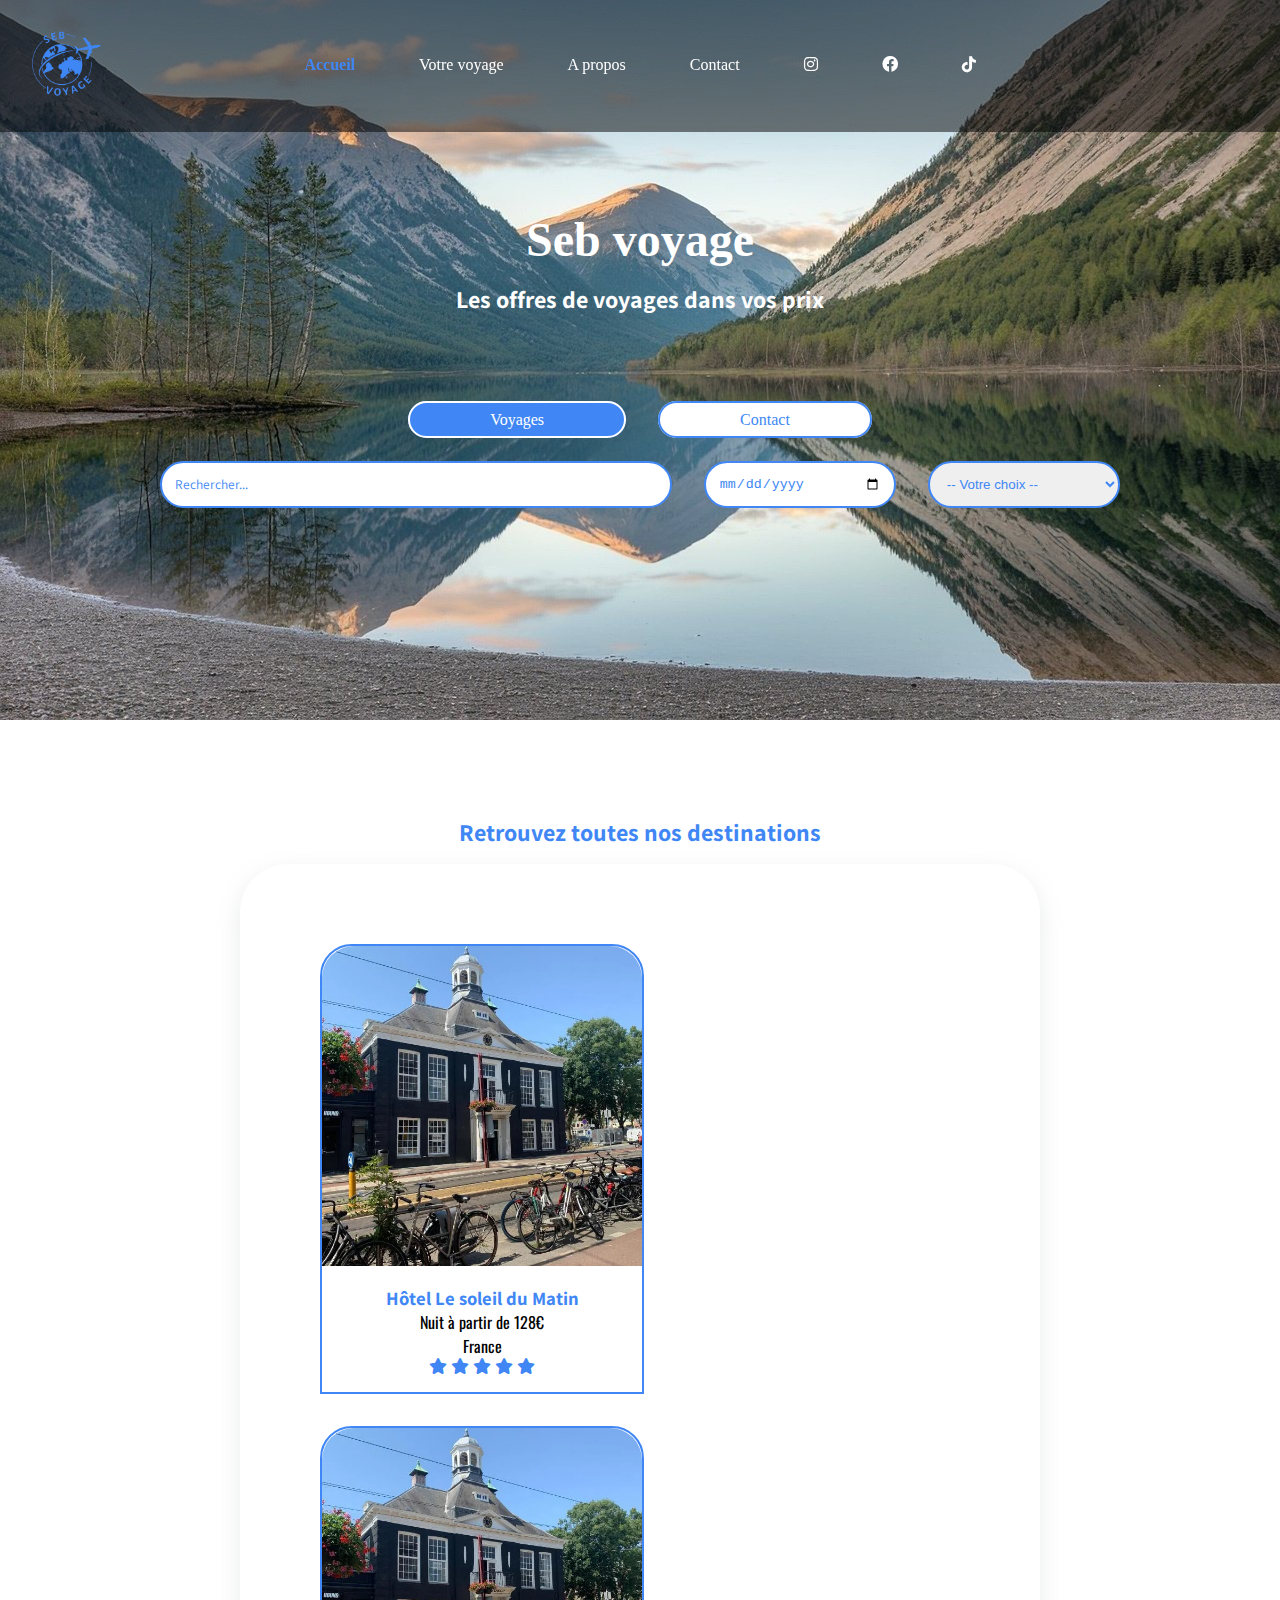
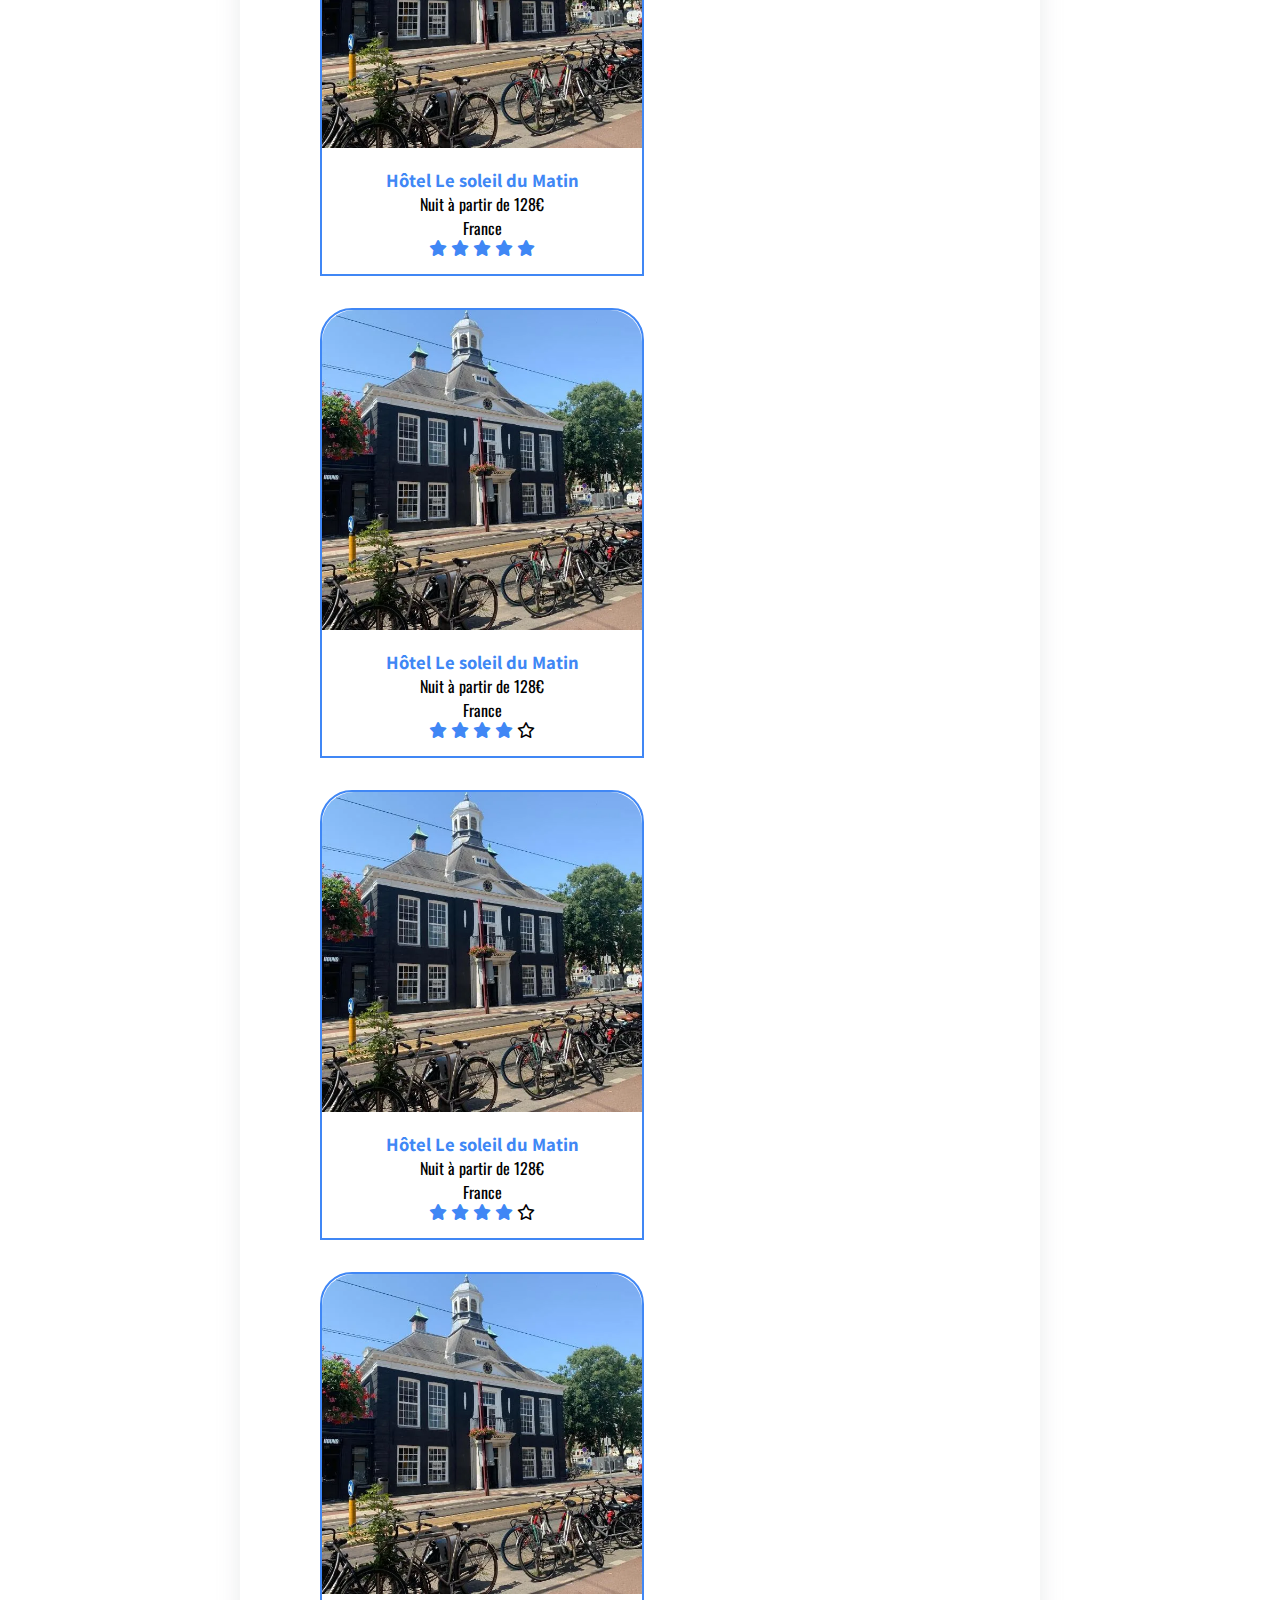
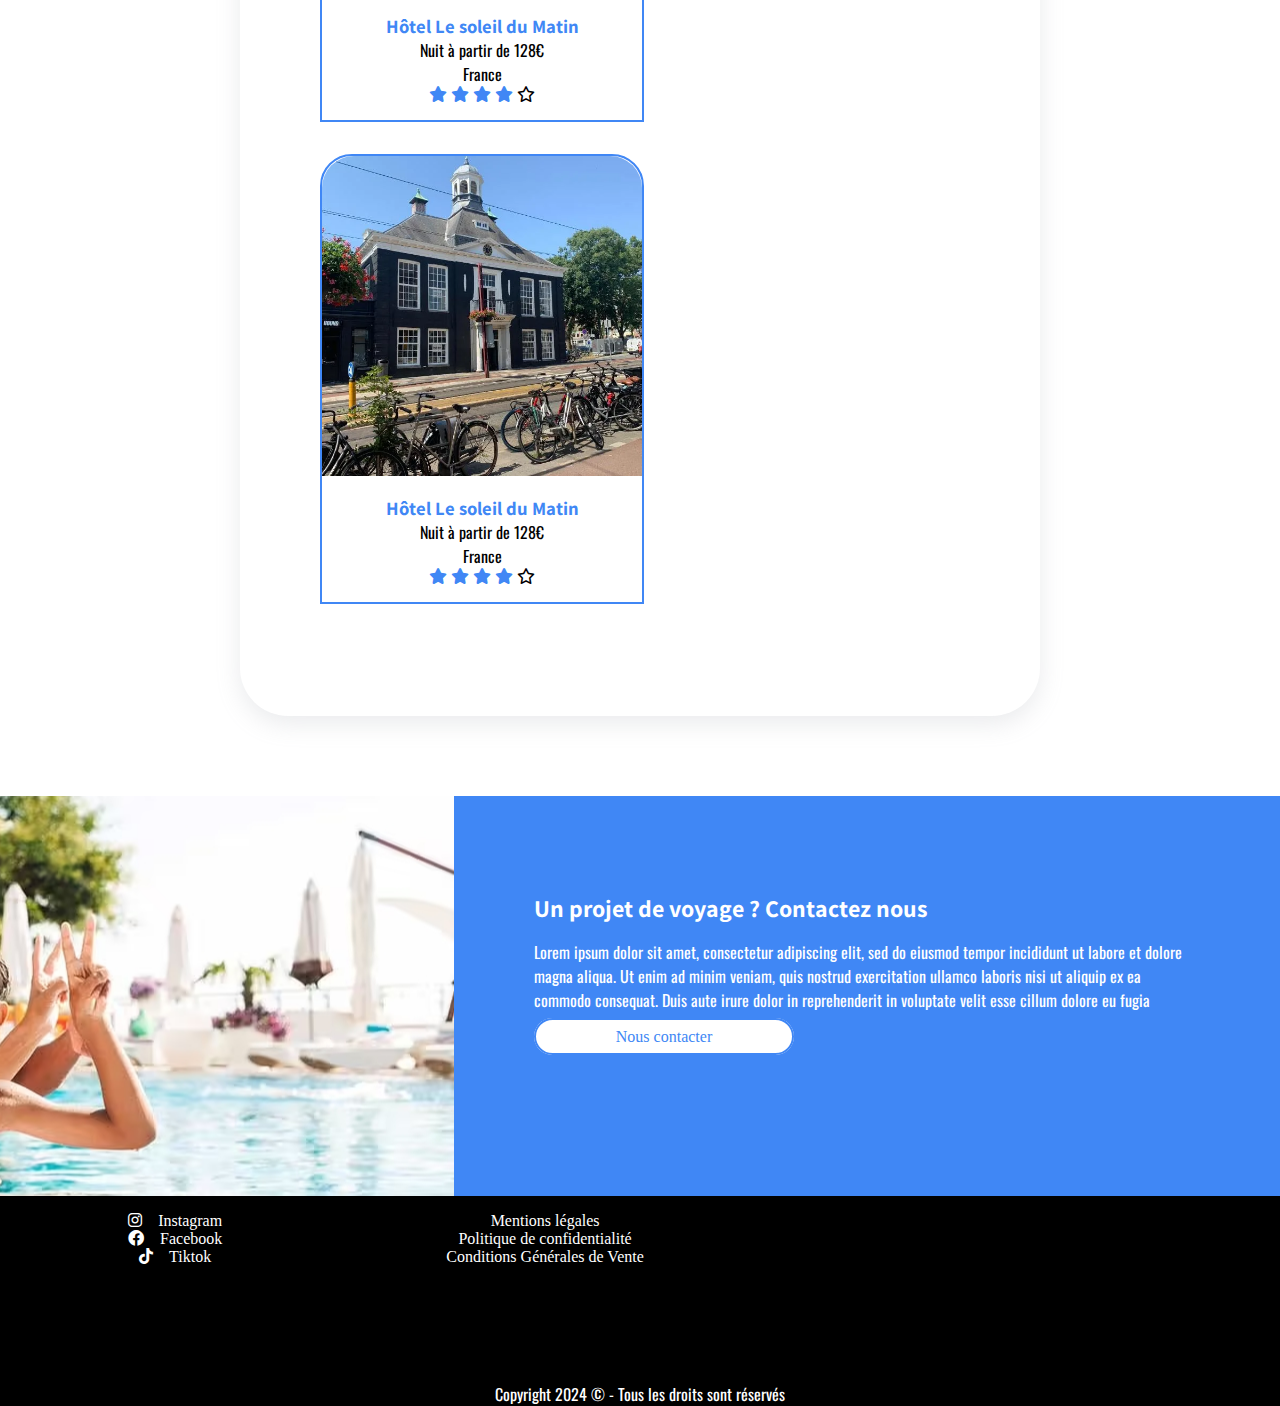
<file: index.html>
<!DOCTYPE html>
<html lang="en">
<head>
    <meta charset="UTF-8">
    <meta name="viewport" content="width=device-width, initial-scale=1.0">
    <link rel="stylesheet" href="assets/style.css">
    <link rel="stylesheet" href="https://cdnjs.cloudflare.com/ajax/libs/font-awesome/6.0.0/css/all.min.css">
    <link rel="shortcut icon" href="assets/img/Logo Seb voyage JPG.jpg" type="image/x-icon">
    <script src="assets/JS/script.js" defer></script>
    <title>Seb voyage</title>
</head>
<body>
    <header>
        <nav class="navbar">
            <a href="index.html" class="logo"><img src="assets/img/Logo Seb voyage PNG.png" alt="Logo Seb voyage"></a>
            <div class="nav-link">
                <ul>
                    <li><a href="#" class="active">Accueil</a></li>
                    <li><a href="#">Votre voyage</a></li>
                    <li><a href="#">A propos</a></li>
                    <li><a href="contact.html">Contact</a></li>
                    <li><a href="#"><i class="fa-brands fa-instagram"></i></a></li>
                    <li><a href="#"><i class="fa-brands fa-facebook"></i></a></li>
                    <li><a href="#"><i class="fa-brands fa-tiktok"></i></a></li>
                </ul>
            </div>
            <img src="assets/img/menu-btn.png" alt="" class="menu-hamburger">
            <script>
               
            </script>
        </nav>
    </header>
    <main>
        <section class="banniere fade-in">
            <h1>Seb voyage</h1>
                <h2 class="white">Les offres de voyages dans vos prix</h2>
                <ul class="banniere-button">
                    <li><a href="#" class="button button-primary">Voyages</a></li>
                    <li><a href="contact.html" class="button button-secondary">Contact</a></li>
                </ul>
                <form action="">
                    <input type="text" placeholder="Rechercher...">
                    <input type="date" name="" id="">
                    <select name="" id="">
                        <option value="">-- Votre choix --</option>
                        <option value="algerie">Algerie</option>
                        <option value="france">France</option>
                        <option value="grece">Grèce</option>
                        <option value="maroc">Maroc</option>
                    </select>
                </form>
        </section>
        <article class="fade-in-2">
            <h2>Retrouvez toutes nos destinations</h2>
            <div class="list">
                <div class="listCard">
                    <div class="Listcard__photo">
                        <img src="assets/img/photo de vacance.webp" class="card__media" alt="img responsive">
                    </div>
                    <div class="card__content">
                        <div class="information">
                            <h3 class="card__titleleft">Hôtel Le soleil du Matin</h3>
                            <p class="card__description">Nuit à partir de <span class="tarif">128€</span></p>
                            <p>France</p>
                        </div>
                        <div class="card__stars">
                            <i class="fa-solid fa-star"></i>
                            <i class="fa-solid fa-star"></i>
                            <i class="fa-solid fa-star"></i>
                            <i class="fa-solid fa-star"></i>
                            <i class="fa-solid fa-star"></i>
                        </div>
                    </div>
                </div>
                <div class="listCard">
                    <div class="Listcard__photo">
                        <img src="assets/img/photo de vacance.webp" class="card__media" alt="img responsive">
                    </div>
                    <div class="card__content">
                        <div class="information">
                            <h3 class="card__titleleft">Hôtel Le soleil du Matin</h3>
                            <p class="card__description">Nuit à partir de <span class="tarif">128€</span></p>
                            <p>France</p>
                        </div>
                        <div class="card__stars">
                            <i class="fa-solid fa-star"></i>
                            <i class="fa-solid fa-star"></i>
                            <i class="fa-solid fa-star"></i>
                            <i class="fa-solid fa-star"></i>
                            <i class="fa-solid fa-star"></i>
                        </div>
                    </div>
                </div>
                <div class="listCard">
                    <div class="Listcard__photo">
                        <img src="assets/img/photo de vacance.webp" class="card__media" alt="img responsive">
                    </div>
                    <div class="card__content">
                        <div class="information">
                            <h3 class="card__titleleft">Hôtel Le soleil du Matin</h3>
                            <p class="card__description">Nuit à partir de <span class="tarif">128€</span></p>
                            <p>France</p>
                        </div>
                        <div class="card__stars">
                            <i class="fa-solid fa-star"></i>
                            <i class="fa-solid fa-star"></i>
                            <i class="fa-solid fa-star"></i>
                            <i class="fa-solid fa-star"></i>
                            <i class="fa-regular fa-star"></i>
                        </div>
                    </div>
                </div>
                <div class="listCard">
                    <div class="Listcard__photo">
                        <img src="assets/img/photo de vacance.webp" class="card__media" alt="img responsive">
                    </div>
                    <div class="card__content">
                        <div class="information">
                            <h3 class="card__titleleft">Hôtel Le soleil du Matin</h3>
                            <p class="card__description">Nuit à partir de <span class="tarif">128€</span></p>
                            <p>France</p>
                        </div>
                        <div class="card__stars">
                            <i class="fa-solid fa-star"></i>
                            <i class="fa-solid fa-star"></i>
                            <i class="fa-solid fa-star"></i>
                            <i class="fa-solid fa-star"></i>
                            <i class="fa-regular fa-star"></i>
                        </div>
                    </div>
                </div>
                <div class="listCard">
                    <div class="Listcard__photo">
                        <img src="assets/img/photo de vacance.webp" class="card__media" alt="img responsive">
                    </div>
                    <div class="card__content">
                        <div class="information">
                            <h3 class="card__titleleft">Hôtel Le soleil du Matin</h3>
                            <p class="card__description">Nuit à partir de <span class="tarif">128€</span></p>
                            <p>France</p>
                        </div>
                        <div class="card__stars">
                            <i class="fa-solid fa-star"></i>
                            <i class="fa-solid fa-star"></i>
                            <i class="fa-solid fa-star"></i>
                            <i class="fa-solid fa-star"></i>
                            <i class="fa-regular fa-star"></i>
                        </div>
                    </div>
                </div>
                <div class="listCard">
                    <div class="Listcard__photo">
                        <img src="assets/img/photo de vacance.webp" class="card__media" alt="img responsive">
                    </div>
                    <div class="card__content">
                        <div class="information">
                            <h3 class="card__titleleft">Hôtel Le soleil du Matin</h3>
                            <p class="card__description">Nuit à partir de <span class="tarif">128€</span></p>
                            <p>France</p>
                        </div>
                        <div class="card__stars">
                            <i class="fa-solid fa-star"></i>
                            <i class="fa-solid fa-star"></i>
                            <i class="fa-solid fa-star"></i>
                            <i class="fa-solid fa-star"></i>
                            <i class="fa-regular fa-star"></i>
                        </div>
                    </div>
                </div>
            </div>
        </article>
        <section class="contact">
            <div class="contact-left">
                
            </div>
            <div class="contact-right">
                <h2>Un projet de voyage ? Contactez nous</h2>
                <p>Lorem ipsum dolor sit amet, consectetur adipiscing elit, sed do eiusmod tempor incididunt ut labore et dolore magna aliqua. Ut enim ad minim veniam, quis nostrud exercitation ullamco laboris nisi ut aliquip ex ea commodo consequat. Duis aute irure dolor in reprehenderit in voluptate velit esse cillum dolore eu fugia</p>
                <a href="/contact.html" class="button button-secondary">Nous contacter</a>
            </div>
        </section>
    </main>
    <footer>
        <div class="footer-menu">
            <div class="footer-col">
                <ul>
                    <li><a href="#"><i class="fa-brands fa-instagram"></i>Instagram</a></li>
                    <li><a href="#"><i class="fa-brands fa-facebook"></i>Facebook</a></li>
                    <li><a href="#"><i class="fa-brands fa-tiktok"></i>Tiktok</a></li>
                </ul>
                
            </div>
            <div class="footer-col">
                <ul>
                    <li><a href="#">Mentions légales</a></li>
                    <li><a href="#">Politique de confidentialité</a></li>
                    <li><a href="#">Conditions Générales de Vente</a></li>
                </ul>
            </div>
            <div class="footer-col">
                <iframe src="https://www.google.com/maps/embed?pb=!1m18!1m12!1m3!1d2612.056506423279!2d1.4479680773427779!3d49.104566971366616!2m3!1f0!2f0!3f0!3m2!1i1024!2i768!4f13.1!3m3!1m2!1s0x12b1b1ed8da83c4f%3A0xfd1433c91f7451f0!2sKyriad!5e0!3m2!1sfr!2sfr!4v1728843990721!5m2!1sfr!2sfr" style="border:0;" allowfullscreen="" loading="lazy" referrerpolicy="no-referrer-when-downgrade"></iframe>
            </div>
        </div>
        <div class="footer-copyrith">
            <p>Copyright 2024 © - Tous les droits sont réservés</p>
        </div>
    </footer>
</body>
</html>
</file>
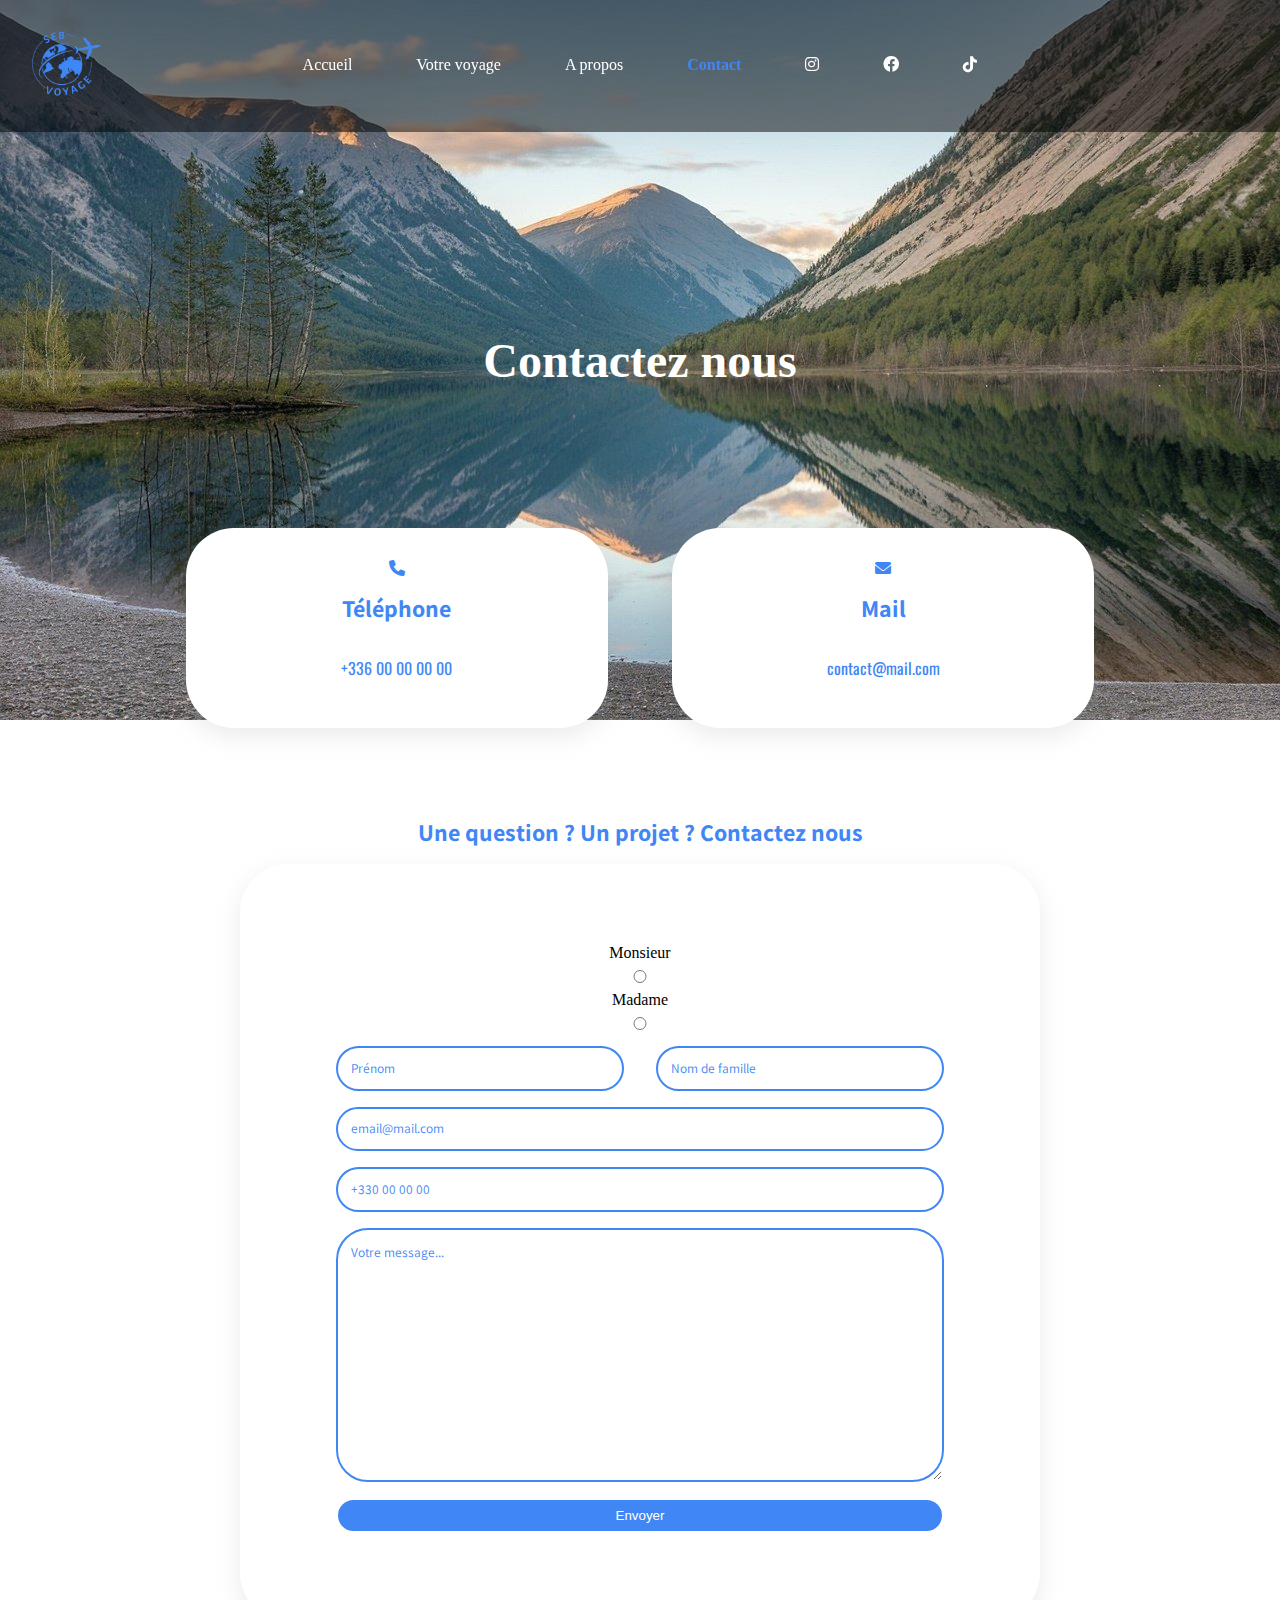
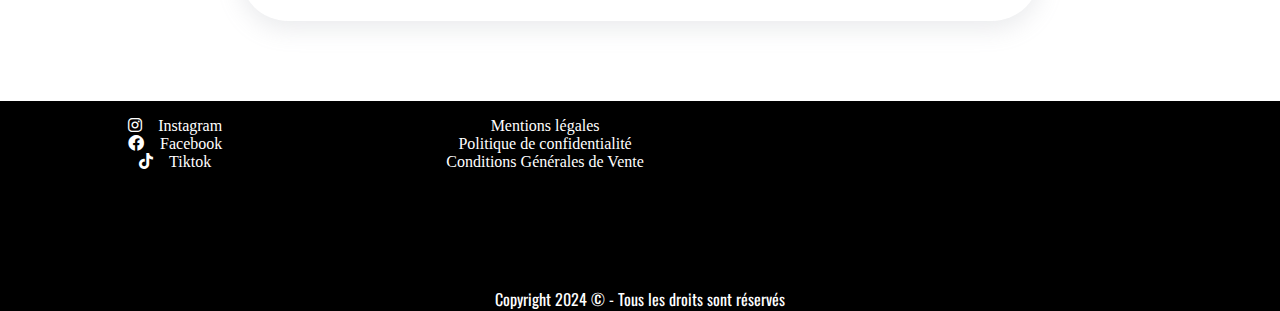
<file: contact.html>
<!DOCTYPE html>
<html lang="en">
<head>
    <meta charset="UTF-8">
    <meta name="viewport" content="width=device-width, initial-scale=1.0">
    <link rel="stylesheet" href="assets/style.css">
    <link rel="stylesheet" href="https://cdnjs.cloudflare.com/ajax/libs/font-awesome/6.0.0/css/all.min.css">
    <link rel="shortcut icon" href="assets/img/Logo Seb voyage JPG.jpg" type="image/x-icon">
    <title>Seb voyage</title>
</head>
<body>
    <header>
        <nav class="navbar">
            <a href="index.html" class="logo"><img src="assets/img/Logo Seb voyage PNG.png" alt="Logo Seb voyage"></a>
            <div class="nav-link">
                <ul>
                    <li><a href="index.html">Accueil</a></li>
                    <li><a href="#">Votre voyage</a></li>
                    <li><a href="#">A propos</a></li>
                    <li><a href="/contact.html" class="active">Contact</a></li>
                    <li><a href="#"><i class="fa-brands fa-instagram"></i></a></li>
                    <li><a href="#"><i class="fa-brands fa-facebook"></i></a></li>
                    <li><a href="#"><i class="fa-brands fa-tiktok"></i></a></li>
                </ul>
            </div>
            <img src="assets/img/menu-btn.png" alt="" class="menu-hamburger">
            <script>const menuHamburger = document.querySelector(".menu-hamburger")
                const navLinks = document.querySelector(".nav-link")
                
                menuHamburger.addEventListener('click',()=>{
                    navLinks.classList.toggle('mobile-menu')
                })</script>
        </nav>
    </header>
    <main>
        <section class="banniere fade-in">
            <h1>Contactez nous</h1>
            <div class="banniere-contact">
                <a href="tel:+33600000000" class="list contact-right">
                    <i class="fa-solid fa-phone"></i>
                    <h2>Téléphone</h2>
                    <p>+336 00 00 00 00</p>
                </a>
                <a href="mailto:contact@mail.com" class="list contact-right">
                    <i class="fa-solid fa-envelope"></i>
                    <h2>Mail</h2>
                    <p>contact@mail.com</p>
                </a>
            </div>
        </section>
        <article class="formulaire fade-in-2">
            <h2>Une question ? Un projet ? Contactez nous</h2>
            <div class="list">
                <form action="" class="form-contact">
                    <div class="form-genre">
                        <label for="">Monsieur<input type="radio" name="" id=""></label>
                        <label for="">Madame<input type="radio" name="" id=""></label>
                    </div>
                    <div class="form-name">
                        <input type="text" placeholder="Prénom">
                        <input type="text" placeholder="Nom de famille">
                    </div>    
                    <input type="email" name="" id="" placeholder="email@mail.com">
                    <input type="number" name="" id="" placeholder="+330 00 00 00">
                    <textarea name="" id="" rows="15" cols="50" placeholder="Votre message..."></textarea>
                    <input type="submit" value="Envoyer" class="button button-primary">
                </form>
            </div>
        </article>
    </main>
    <footer>
        <div class="footer-menu">
            <div class="footer-col">
                <ul>
                    <li><a href="#"><i class="fa-brands fa-instagram"></i>Instagram</a></li>
                    <li><a href="#"><i class="fa-brands fa-facebook"></i>Facebook</a></li>
                    <li><a href="#"><i class="fa-brands fa-tiktok"></i>Tiktok</a></li>
                </ul>
                
            </div>
            <div class="footer-col">
                <ul>
                    <li><a href="#">Mentions légales</a></li>
                    <li><a href="#">Politique de confidentialité</a></li>
                    <li><a href="#">Conditions Générales de Vente</a></li>
                </ul>
            </div>
            <div class="footer-col">
                <iframe src="https://www.google.com/maps/embed?pb=!1m18!1m12!1m3!1d2612.056506423279!2d1.4479680773427779!3d49.104566971366616!2m3!1f0!2f0!3f0!3m2!1i1024!2i768!4f13.1!3m3!1m2!1s0x12b1b1ed8da83c4f%3A0xfd1433c91f7451f0!2sKyriad!5e0!3m2!1sfr!2sfr!4v1728843990721!5m2!1sfr!2sfr" style="border:0;" allowfullscreen="" loading="lazy" referrerpolicy="no-referrer-when-downgrade"></iframe>
            </div>
        </div>
        <div class="footer-copyrith">
            <p>Copyright 2024 © - Tous les droits sont réservés</p>
        </div>
    </footer>
</body>
</html>
</file>
<file: assets/style.css>
@import url('https://fonts.googleapis.com/css2?family=Assistant:wght@200..800&display=swap');
@import url('https://fonts.googleapis.com/css2?family=Oswald:wght@200..700&display=swap');

:root {
    --color-first:#4087f5;
    --color-white:#ffffff;
    --color-black:#000000;
    --box-shadow:rgba(149, 157, 165, 0.2) 0px 8px 24px;
}
*,::after,::before {
    padding: 0;
    margin: 0;
    box-sizing: border-box;
}
h1 {
    color: var(--color-white);
    font-size: 3rem;
}
::placeholder, h2, h3, h4, .fa-solid {
    font-family: Assistant, sans-serif;
    color: var(--color-first);
}
p {
    font-family: Oswald, sans-serif;
}
ul {
    list-style-type: none;
}
a {
    text-decoration: none;
    color: var(--color-first);
    font-weight: 400;
}
a:hover {
    color: var(--color-black);
}
.button {
    padding: 0.5rem 2rem;
    border-radius: 2rem;
}
.button-primary {
    border: 2px solid var(--color-white);
    color: var(--color-white);
    background-color: var(--color-first);
    transition-duration: 0.5s;
}
.button-primary:hover {
    border: 2px solid var(--color-first);
    color: var(--color-first);
    background-color: var(--color-white);
}
.button-secondary {
    border: 2px solid var(--color-first);
    color: var(--color-first);
    background-color: var(--color-white);
    transition-duration: 0.5s;
}
.button-secondary:hover {
    border: 2px solid var(--color-white);
    color: var(--color-white);
    background-color: var(--color-first);
}
@keyframes fadeIn {
    0% { 
        opacity: 0; 
    }
    100% { 
        opacity: 1; 
    }
  }
.fade-in { 
    animation: fadeIn 2s; 
}
.fade-in-2 { 
    animation: fadeIn 8s; 
}

.navbar {
    position: absolute;
    display: flex;
    justify-content: space-between;
    align-items: center;
    width: 100%;
    box-sizing: border-box;
    background-color: #00000080;
}
.navbar a {
    color: var(--color-white);
}
.navbar img {
    width: 3rem;
}
.logo img {
    width: 5rem;
}

.navbar .nav-link ul {
    display: flex;
}
.navbar .nav-link li {
    margin: 1rem 0;
    font-size: 1.2rem;
}
.navbar .nav-link li .active, .navbar .nav-link a:hover {
    color: var(--color-first);
    font-weight: 600;
}

.menu-hamburger {
    
    position: absolute;
    right: 2rem;
    top: 2rem;
}
.nav-link {
    top: 0;
    left: 0;
    position: absolute;
    backdrop-filter: blur(7px);
    background-color:#00000090;
    width: 100%;
    height: 100vh;
    display: flex;
    justify-content: center;
    align-items: center;
    margin-left: -100%;
    transition: all 0.5s;
}
.mobile-menu {
    margin-left: 0;
}
.nav-link ul {
    display: flex;
    flex-direction: column;
    align-items: center;
    
}
.banniere {
    background: url("../assets/img/banniere%20montagne.jpg") bottom / cover no-repeat;
    width: 100%;
    min-height: 45rem;
    background-repeat: no-repeat;
    display: flex;
    flex-direction: column;
    align-items: center;
    justify-content: center;
}
.banniere .white {
    color: var(--color-white);
}
.banniere-button {
    display: block;
    padding: 2rem;
}
.banniere-button li {
    margin: 3rem 1rem;
}
.banniere-button li a {
    margin-bottom: 3rem;
}
form {
    display: flex;
    flex-wrap: wrap;
    justify-content: center;
    width: 100%;
}
input, select, textarea {
    border: 2px solid var(--color-first);
    padding: 0.8rem;
    border-radius: 2rem;
    color: var(--color-first);
    margin: 0.5rem 0;
    width: 100%;
}
article{
    padding: 2rem 2rem;
    text-align: center;
}
.list {
    display: flex;
    flex-direction: column;
    align-items: center;
    box-shadow: var(--box-shadow);
    border-radius: 3rem;
}
.form-contact {
    padding: 0 1rem;
}
.listCard {
    border: 2px solid var(--color-first);
    border-radius: 2rem 2rem 0 0;
    margin-bottom: 2rem;
    transition: 0.5s;
}

.listCard:hover {
    box-shadow: var(--box-shadow);
}
.card__media {
    border-radius: 2rem 2rem 0 0;
    max-width: 20rem;
}
.card__content, h2, .contact-right P {
    margin: 1rem 0;
}
.contact {
    width: 100%;
    min-height: 25rem;
    background-color: var(--color-first);
    display: flex;
    flex-direction: column;
}
.contact h2, .contact p {
    color: var(--color-white);
}
.contact-left {
    background: url(../assets/img/vignette-contact.jpg);
    background-position: center;
    width: 100%;
    height: 25rem;
}
.contact-right {
    padding: 5rem;
}

footer {
    width: 100%;
    min-height: 10rem;
    background-color: var(--color-black);
    display: flex;
    flex-direction: row;
    flex-wrap: wrap;
    justify-content: center;
}
footer li {
    list-style: none;
}
footer p, footer a {
    color: var(--color-white);
    text-align: center;
}
footer a:hover {
    color: var(--color-first);
}
.footer-menu {
    text-align: center;
}
.footer-col{
    padding: 1rem 0;
}
.footer-col i {
    padding: 0 1rem;
}

/* Formulaire de contact */
.form-contact {
    display: flex;
    flex-direction: column;
    align-content: center;
}
.banniere-contact{
    display: flex;
    flex-direction: column;
    align-items: center;
    justify-content: center;
    width: 100%;
}
.banniere .list {
    background-color: var(--color-white);
    width: 50%;
    flex-direction: column;
    margin: 1rem 0;
    padding: 2rem 2rem;
}


@media (min-width: 1024px) {
    .button {
        padding: 0.5rem 5rem;
        border-radius: 2rem;
    }
    .navbar {
        padding: 1.5rem;
        position: fixed;
        z-index: 999;
    }
    .nav-link {
        top: 2.5rem;
        left: 0;
        position: absolute;
        width: 100%;
        height: 2rem;
        margin-left: 0;
        background-color: transparent;
        backdrop-filter: none;
        padding: 1rem 0;
    }
    .nav-link ul {
        flex-direction: row;
        justify-content: center;
    }
    .navbar .nav-link li {
        margin: 0 2rem;
        font-size: 1rem;
    }
    .menu-hamburger {
        display: none;
    }
    .nav-link {
        display: block;
    }
    .banniere input:first-child {
        width: 40%;
        margin: 0px 1rem;
    }
    .banniere input:nth-child(2), select {
        margin: 0 1rem;
        width: 15%;
    }
    .banniere-button {
        display: flex;
        padding: 2rem;
    }
    .banniere-button li {
        margin-bottom: 0;
    }
    article{
        padding: 5rem 15rem;
        text-align: center;
    }
    .list {
        display: flex;
        flex-wrap: wrap;
        flex-direction: row;
        justify-content: space-between;
        padding: 5rem;
    }
    .listCard {
        flex: 0 0 50
    }
    .contact {
        flex-direction: row;
     }
    .contact-left {
        background-position: right;
    }
    footer {
        display: block;
    }
    .footer-menu {
        display: flex;
        justify-content: space-around;
    }
    /* Page contact  */
    .banniere-contact{
        flex-direction: row;
    }
    .banniere .list {
        width: 33%;
        flex-direction: column;
        margin: 0 2rem -30rem 2rem;
    }
    .form-name {
        display: flex;
        gap: 2rem;
    }
    
}
</file>
